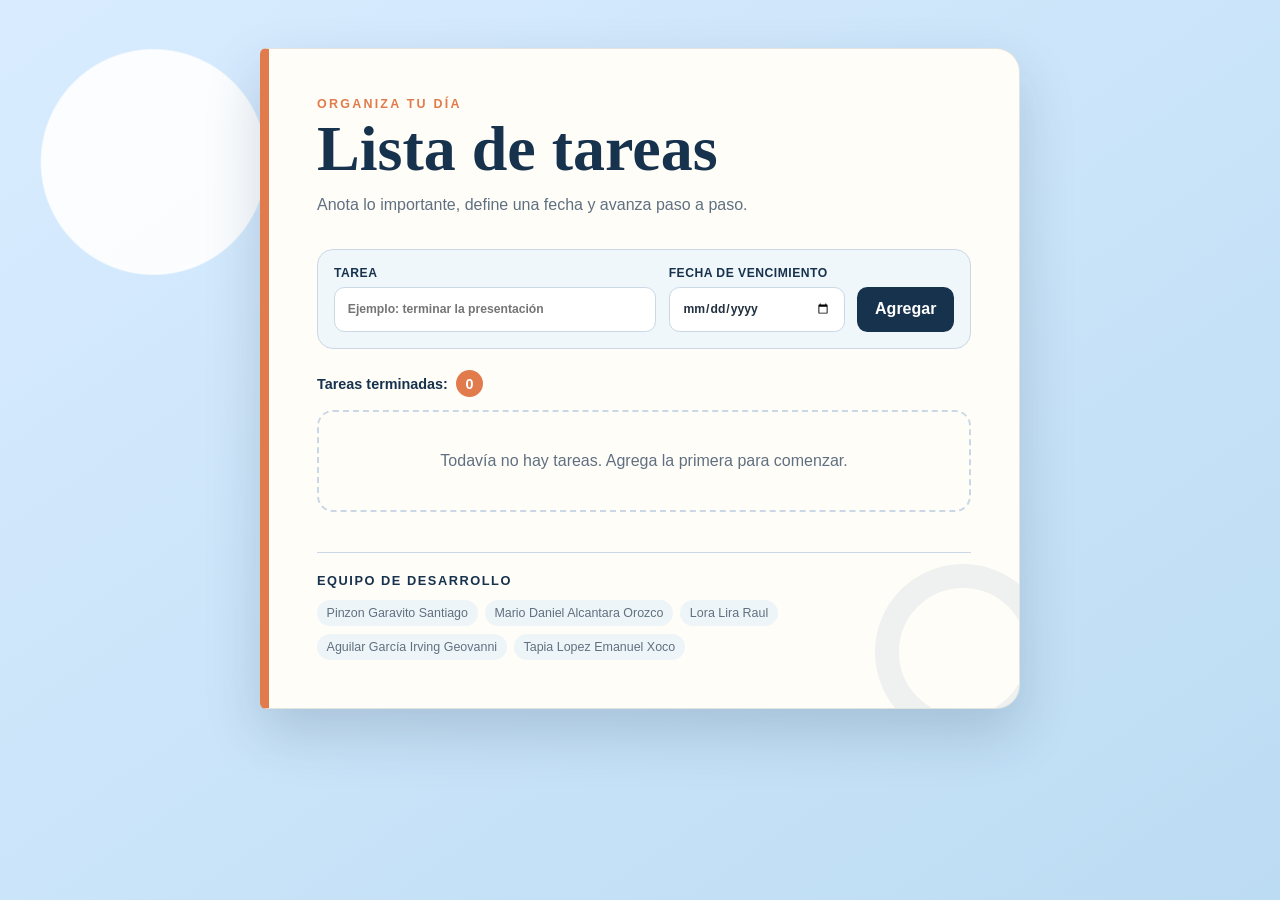
<file: index.html>
<!DOCTYPE html>
<html lang="es">
<head>
    <meta charset="UTF-8">
    <meta name="viewport" content="width=device-width, initial-scale=1.0">
    <meta name="description" content="Aplicación web para organizar tareas y fechas de vencimiento.">
    <title>Brújula | Lista de tareas</title>
    <link rel="stylesheet" href="archivo.css">
</head>
<body>
    <main class="contenedor">
        <header class="encabezado">
            <p class="etiqueta">Organiza tu día</p>
            <h1>Lista de tareas</h1>
            <p class="descripcion">Anota lo importante, define una fecha y avanza paso a paso.</p>
        </header>

        <div class="agregar-tarea">
            <label class="campo campo-tarea" for="input-tarea">
                <span>Tarea</span>
                <input type="text" id="input-tarea" placeholder="Ejemplo: terminar la presentación">
            </label>
            <label class="campo campo-fecha" for="fecha-vencimiento">
                <span>Fecha de vencimiento</span>
                <input type="date" id="fecha-vencimiento">
            </label>
            <button id="btn-agregar">Agregar</button>
        </div>

        <p class="contador-tareas" aria-live="polite">
            Tareas terminadas: <span id="contador-terminadas">0</span>
        </p>

        <ul id="lista-tareas"></ul>

        <footer class="pie-pagina">
            <h2>Equipo de desarrollo</h2>
            <ul class="integrantes">
                <li>Pinzon Garavito Santiago</li>
                <li>Mario Daniel Alcantara Orozco</li>
                <li>Lora Lira Raul</li>
                <li>Aguilar García Irving Geovanni</li>
                <li>Tapia Lopez Emanuel Xoco</li>
            </ul>
        </footer>
    </main>

    <script src="archivo.js"></script>
</body>
</html>
</file>
<file: archivo.css>
:root {
    --azul-noche: #17324d;
    --azul: #276a8f;
    --azul-claro: #d9ecff;
    --papel: #fffdf8;
    --tinta: #21313f;
    --tinta-suave: #607080;
    --acento: #e17b4c;
    --borde: #c9d8e4;
    --sombra: 0 24px 55px rgba(23, 50, 77, 0.18);
}

* {
    box-sizing: border-box;
    margin: 0;
    padding: 0;
}

body {
    min-height: 100vh;
    padding: 3rem 1rem;
    color: var(--tinta);
    font-family: "Segoe UI Variable", "Segoe UI", sans-serif;
    background:
        radial-gradient(circle at 12% 18%, rgba(255, 255, 255, 0.9) 0 7rem, transparent 7.1rem),
        linear-gradient(145deg, var(--azul-claro), #bcdcf3);
}

button,
input {
    font: inherit;
}

.contenedor {
    position: relative;
    width: min(100%, 760px);
    min-height: 520px;
    margin: 0 auto;
    padding: clamp(1.5rem, 4vw, 3rem);
    overflow: hidden;
    background: var(--papel);
    border: 1px solid rgba(23, 50, 77, 0.12);
    border-left: 0.6rem solid var(--acento);
    border-radius: 0.4rem 1.5rem 1.5rem 0.4rem;
    box-shadow: var(--sombra);
}

.contenedor::after {
    position: absolute;
    right: -2rem;
    bottom: -2rem;
    width: 8rem;
    height: 8rem;
    border: 1.5rem solid rgba(39, 106, 143, 0.08);
    border-radius: 50%;
    content: "";
    pointer-events: none;
}

.encabezado {
    margin-bottom: 2rem;
}

.etiqueta {
    margin-bottom: 0.35rem;
    color: var(--acento);
    font-size: 0.78rem;
    font-weight: 800;
    letter-spacing: 0.18em;
    text-transform: uppercase;
}

h1 {
    color: var(--azul-noche);
    font-family: Georgia, "Times New Roman", serif;
    font-size: clamp(2.25rem, 7vw, 4rem);
    line-height: 1;
}

.descripcion {
    max-width: 34rem;
    margin-top: 0.75rem;
    color: var(--tinta-suave);
    line-height: 1.55;
}

.agregar-tarea {
    display: grid;
    grid-template-columns: minmax(0, 1.7fr) minmax(11rem, 0.8fr) auto;
    gap: 0.8rem;
    align-items: end;
    padding: 1rem;
    background: #f0f7fb;
    border: 1px solid var(--borde);
    border-radius: 1rem;
}

.campo {
    display: grid;
    gap: 0.4rem;
    color: var(--azul-noche);
    font-size: 0.76rem;
    font-weight: 750;
    letter-spacing: 0.04em;
    text-transform: uppercase;
}

.campo input {
    width: 100%;
    min-height: 2.8rem;
    padding: 0.7rem 0.8rem;
    color: var(--tinta);
    background: #fff;
    border: 1px solid var(--borde);
    border-radius: 0.65rem;
    outline: none;
    text-transform: none;
}

.campo input:focus {
    border-color: var(--azul);
    box-shadow: 0 0 0 3px rgba(39, 106, 143, 0.15);
}

#btn-agregar {
    min-height: 2.8rem;
    padding: 0.7rem 1.1rem;
    color: #fff;
    font-weight: 750;
    background: var(--azul-noche);
    border: 0;
    border-radius: 0.65rem;
    cursor: pointer;
    transition: transform 150ms ease, background 150ms ease;
}

#btn-agregar:hover {
    background: var(--azul);
    transform: translateY(-2px);
}

#btn-agregar.modo-edicion {
    background: var(--acento);
}

#btn-agregar:focus-visible {
    outline: 3px solid rgba(225, 123, 76, 0.4);
    outline-offset: 2px;
}

.contador-tareas {
    margin: 1.35rem 0 0.8rem;
    color: var(--azul-noche);
    font-size: 0.9rem;
    font-weight: 750;
}

#contador-terminadas {
    display: inline-grid;
    min-width: 1.7rem;
    min-height: 1.7rem;
    margin-left: 0.25rem;
    place-items: center;
    color: #fff;
    background: var(--acento);
    border-radius: 50%;
}

#lista-tareas {
    display: grid;
    gap: 0.75rem;
    list-style: none;
}

#lista-tareas:empty::before {
    display: block;
    padding: 2.5rem 1rem;
    color: var(--tinta-suave);
    text-align: center;
    border: 2px dashed var(--borde);
    border-radius: 1rem;
    content: "Todavía no hay tareas. Agrega la primera para comenzar.";
}

.tarea {
    display: grid;
    grid-template-columns: auto minmax(0, 1fr) auto;
    gap: 0.3rem 0.75rem;
    align-items: center;
    padding: 1rem;
    background: #fff;
    border: 1px solid var(--borde);
    border-radius: 0.85rem;
    box-shadow: 0 5px 14px rgba(23, 50, 77, 0.06);
}

.marcar-tarea {
    width: 1.2rem;
    height: 1.2rem;
    accent-color: var(--acento);
    cursor: pointer;
}

.texto-tarea {
    min-width: 0;
    overflow-wrap: anywhere;
    font-weight: 650;
}

.fecha-vencimiento {
    grid-column: 2;
    color: var(--tinta-suave);
    font-size: 0.82rem;
}

.acciones-tarea {
    display: flex;
    grid-column: 3;
    grid-row: 1 / span 2;
    gap: 0.45rem;
}

.btn-accion {
    padding: 0.5rem 0.65rem;
    font-size: 0.78rem;
    font-weight: 750;
    background: transparent;
    border: 1px solid currentColor;
    border-radius: 0.55rem;
    cursor: pointer;
}

.btn-editar {
    color: var(--azul);
}

.btn-eliminar {
    color: #a23d38;
}

.btn-accion:hover,
.btn-accion:focus-visible {
    color: #fff;
    background: var(--azul-noche);
    border-color: var(--azul-noche);
}

.tarea.terminada {
    background: #f4f5f3;
    opacity: 0.78;
}

.tarea.terminada .texto-tarea {
    color: #777;
    text-decoration: line-through;
}

.pie-pagina {
    position: relative;
    z-index: 1;
    margin-top: 2.5rem;
    padding-top: 1.25rem;
    border-top: 1px solid var(--borde);
}

.pie-pagina h2 {
    margin-bottom: 0.75rem;
    color: var(--azul-noche);
    font-size: 0.8rem;
    letter-spacing: 0.12em;
    text-transform: uppercase;
}

.integrantes {
    display: flex;
    flex-wrap: wrap;
    gap: 0.45rem;
    list-style: none;
}

.integrantes li {
    padding: 0.38rem 0.6rem;
    color: var(--tinta-suave);
    font-size: 0.78rem;
    background: #eef5f8;
    border-radius: 999px;
}

@media (max-width: 680px) {
    body {
        padding: 1rem 0.7rem;
    }

    .contenedor {
        padding: 1.4rem;
        border-left-width: 0.4rem;
        border-radius: 0.3rem 1rem 1rem 0.3rem;
    }

    .agregar-tarea {
        grid-template-columns: 1fr;
    }

    #btn-agregar {
        width: 100%;
    }

    .acciones-tarea {
        grid-column: 2;
        grid-row: auto;
        flex-wrap: wrap;
        margin-top: 0.35rem;
    }
}
</file>
